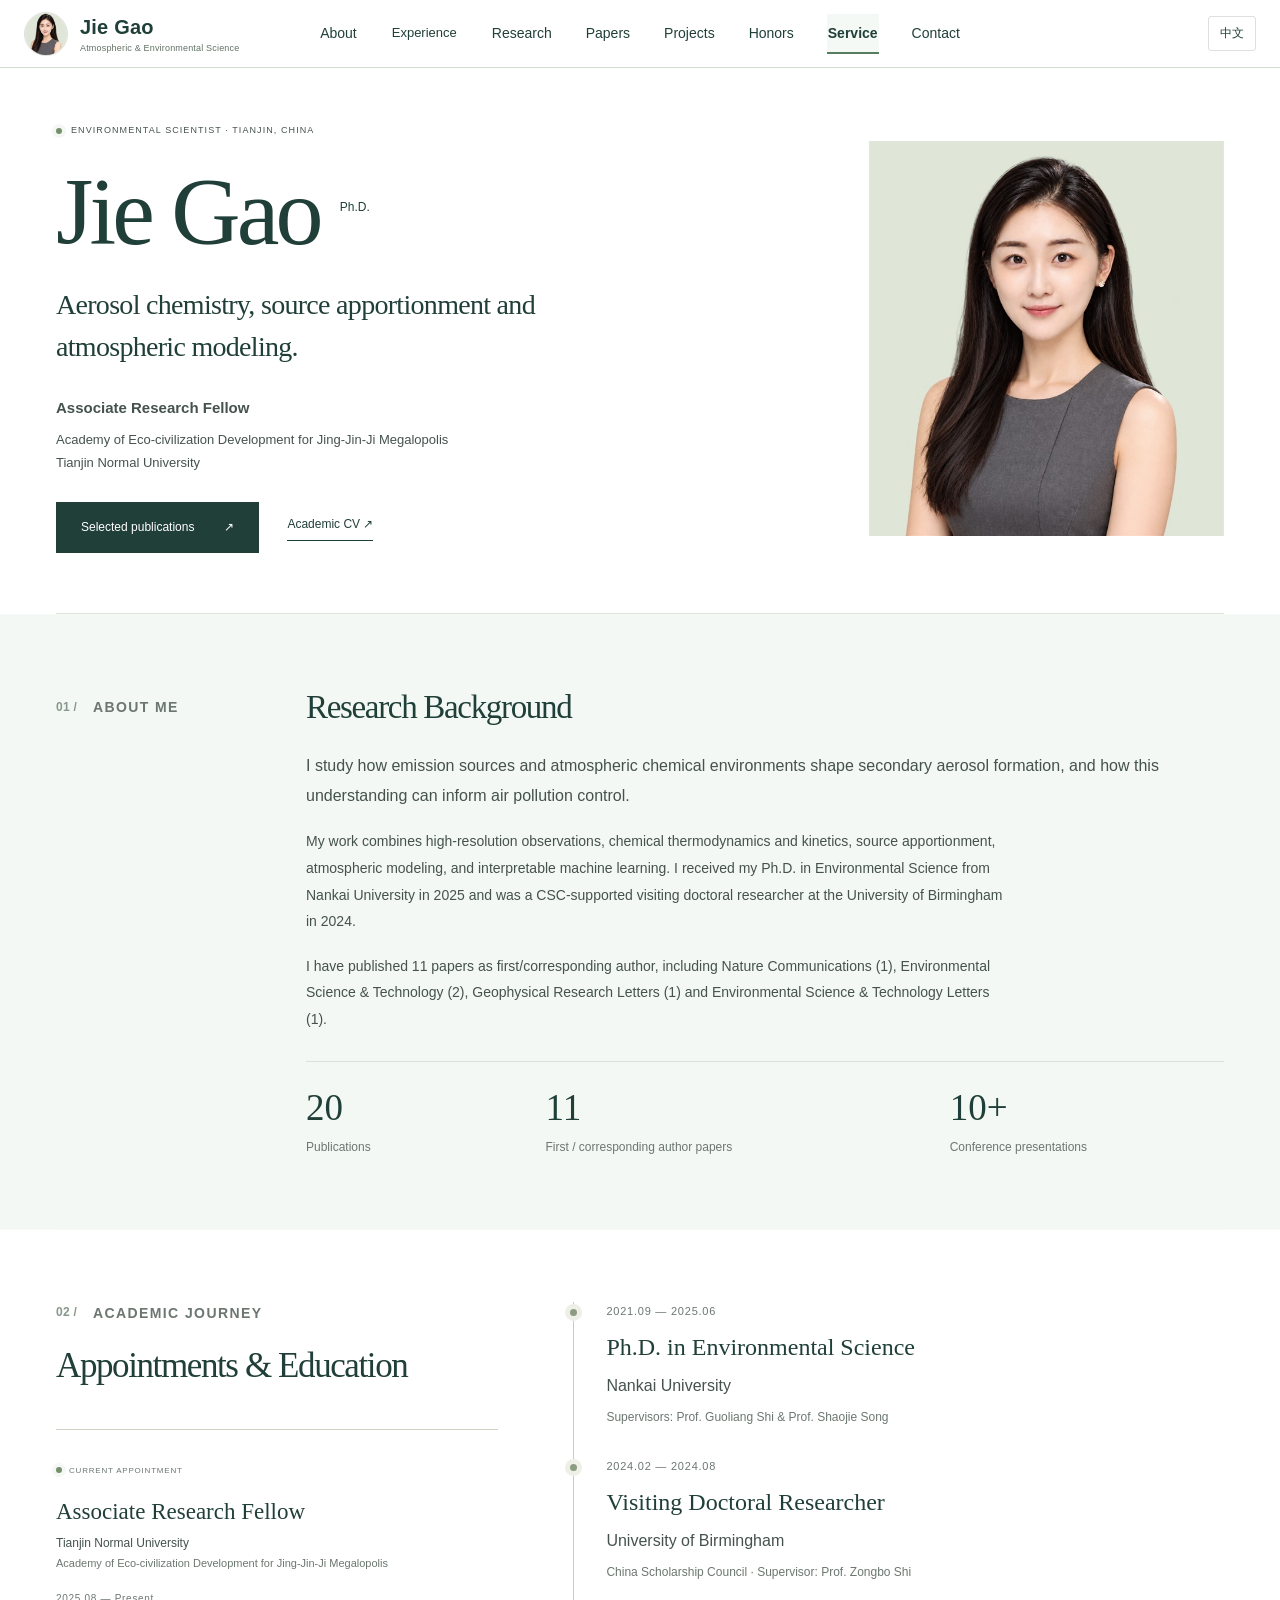
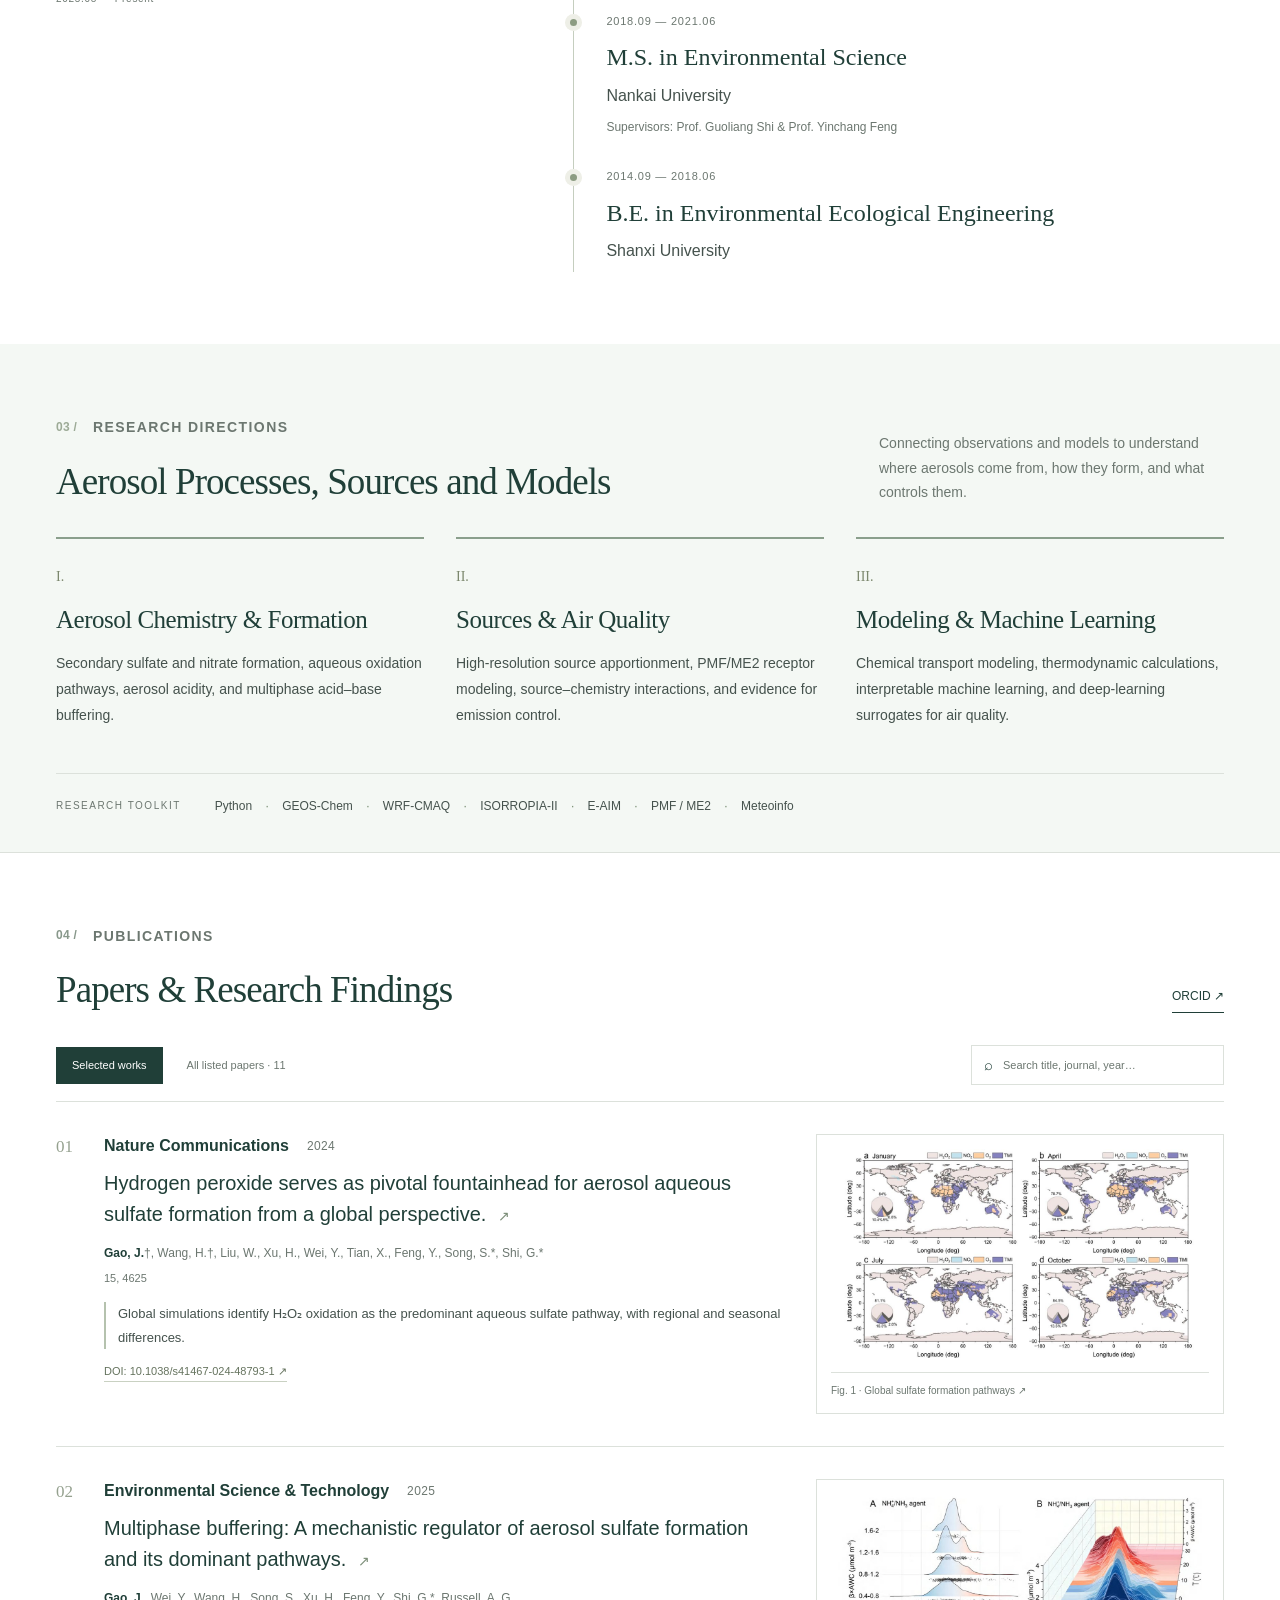
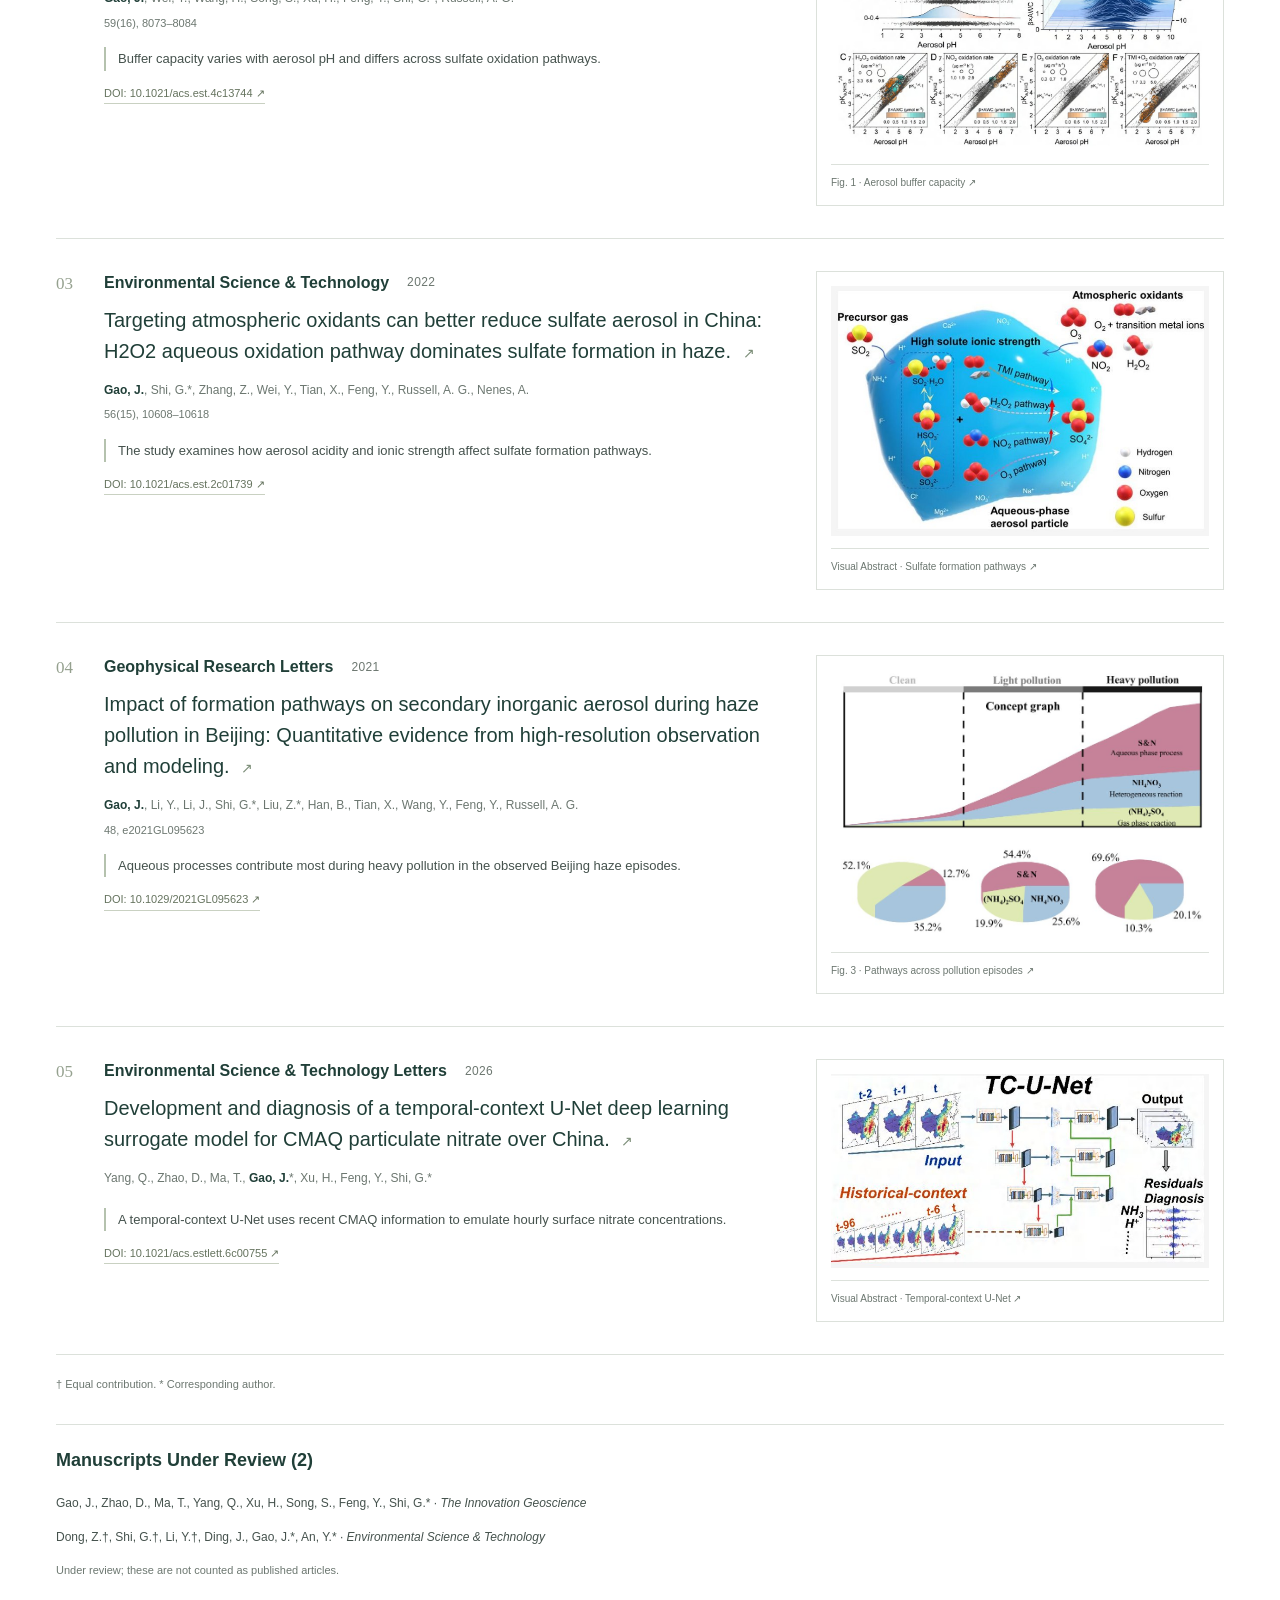
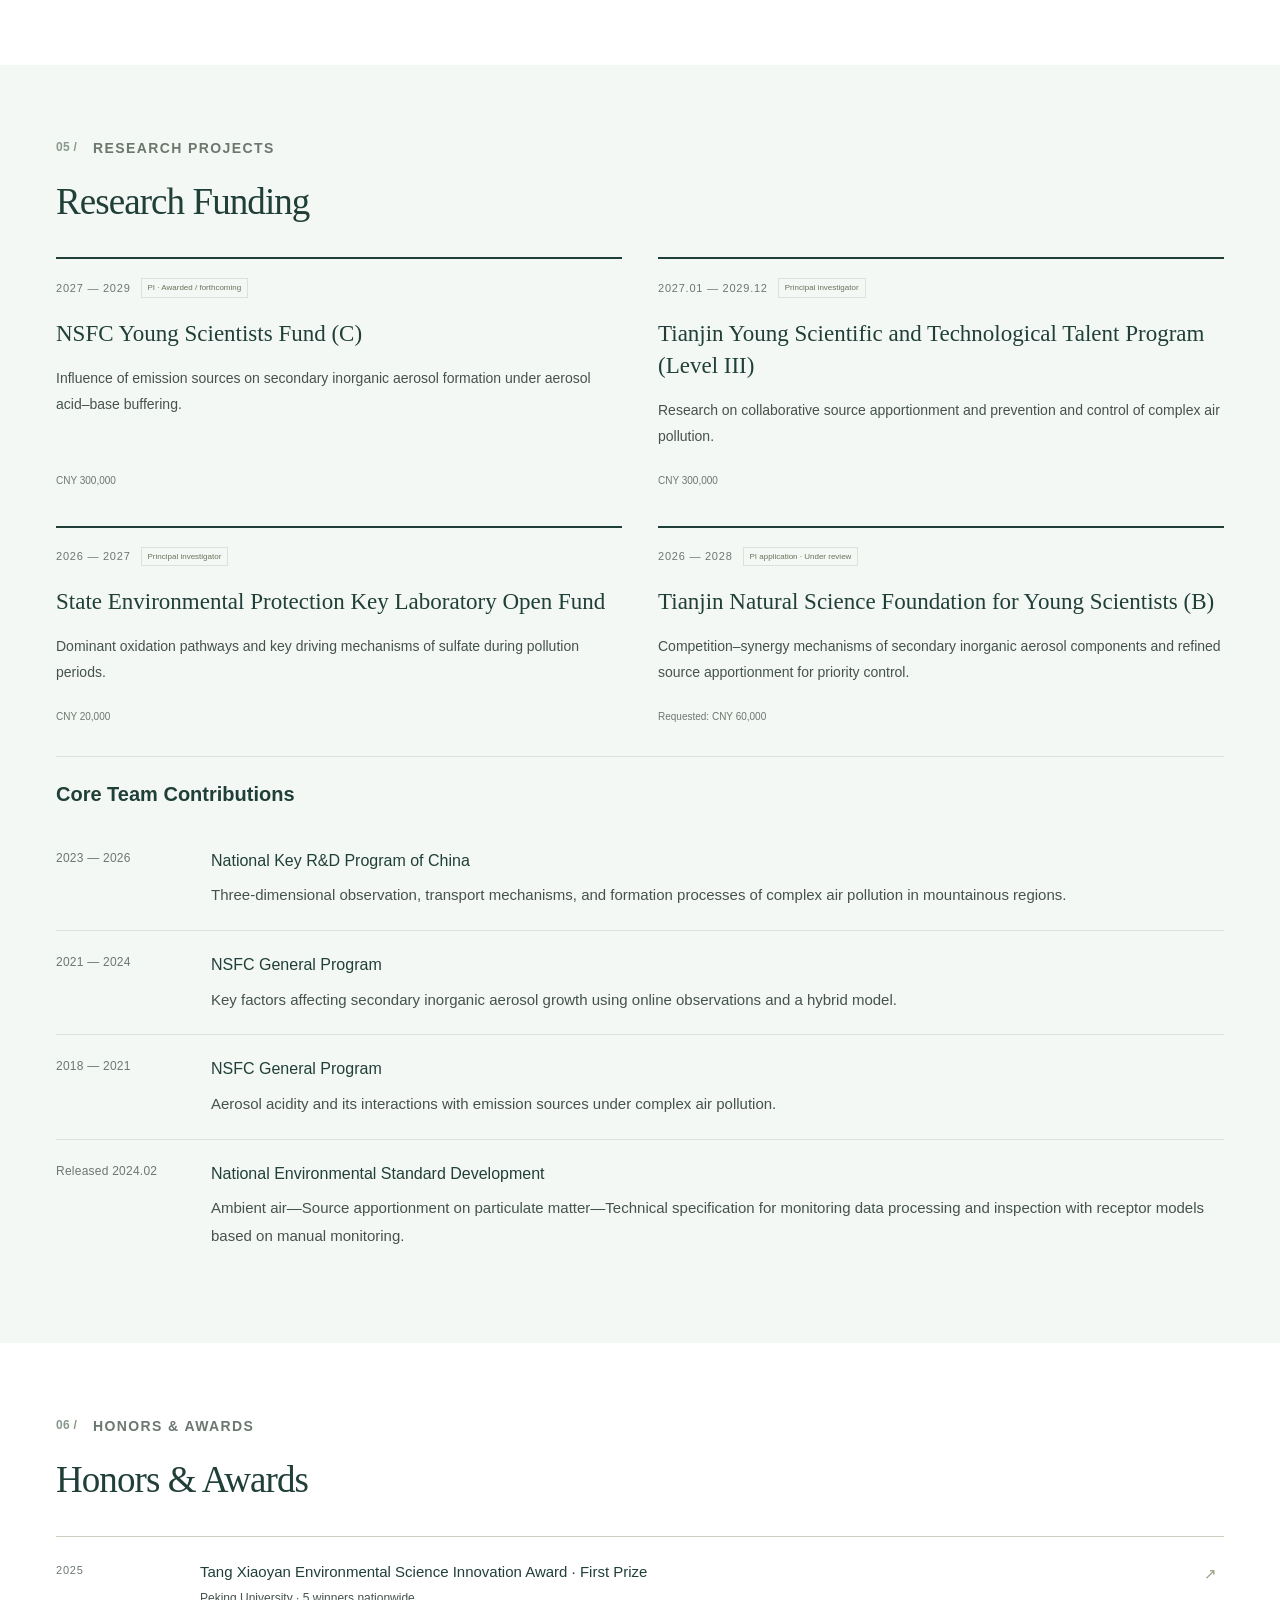
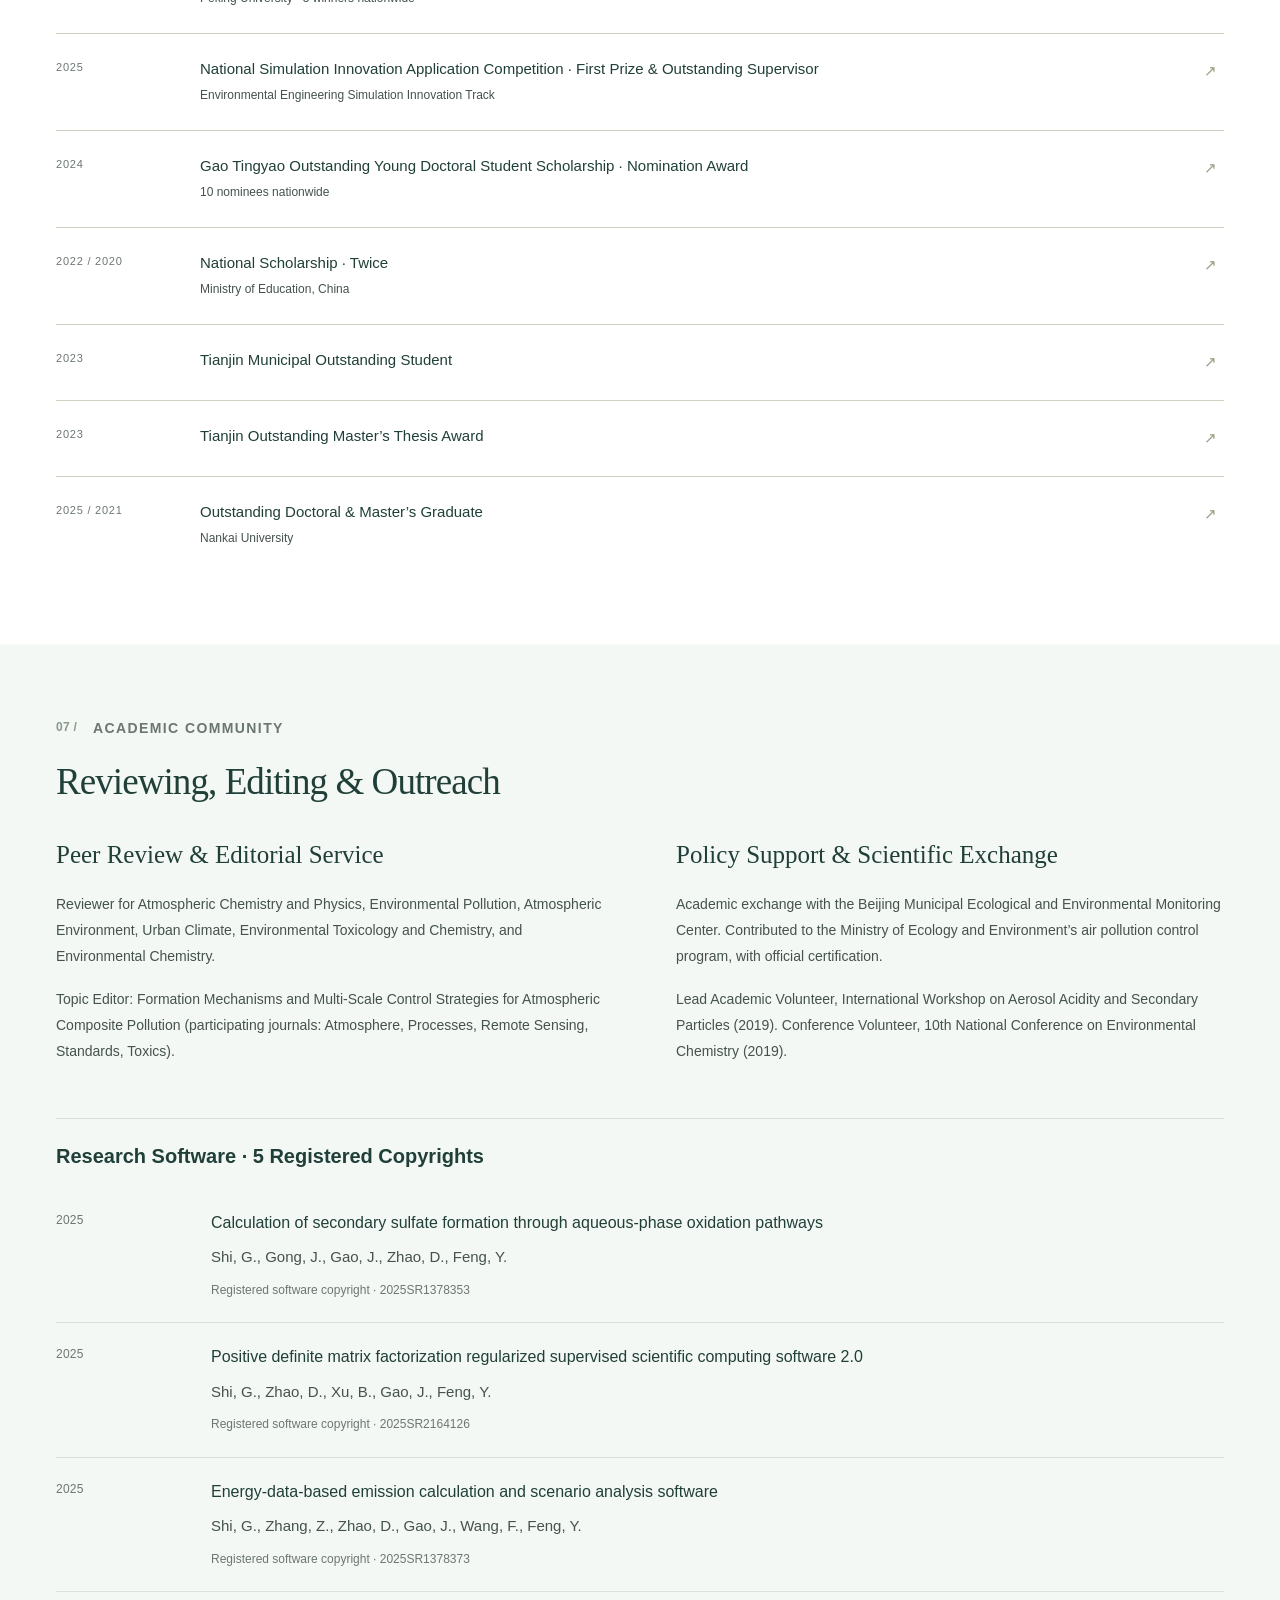
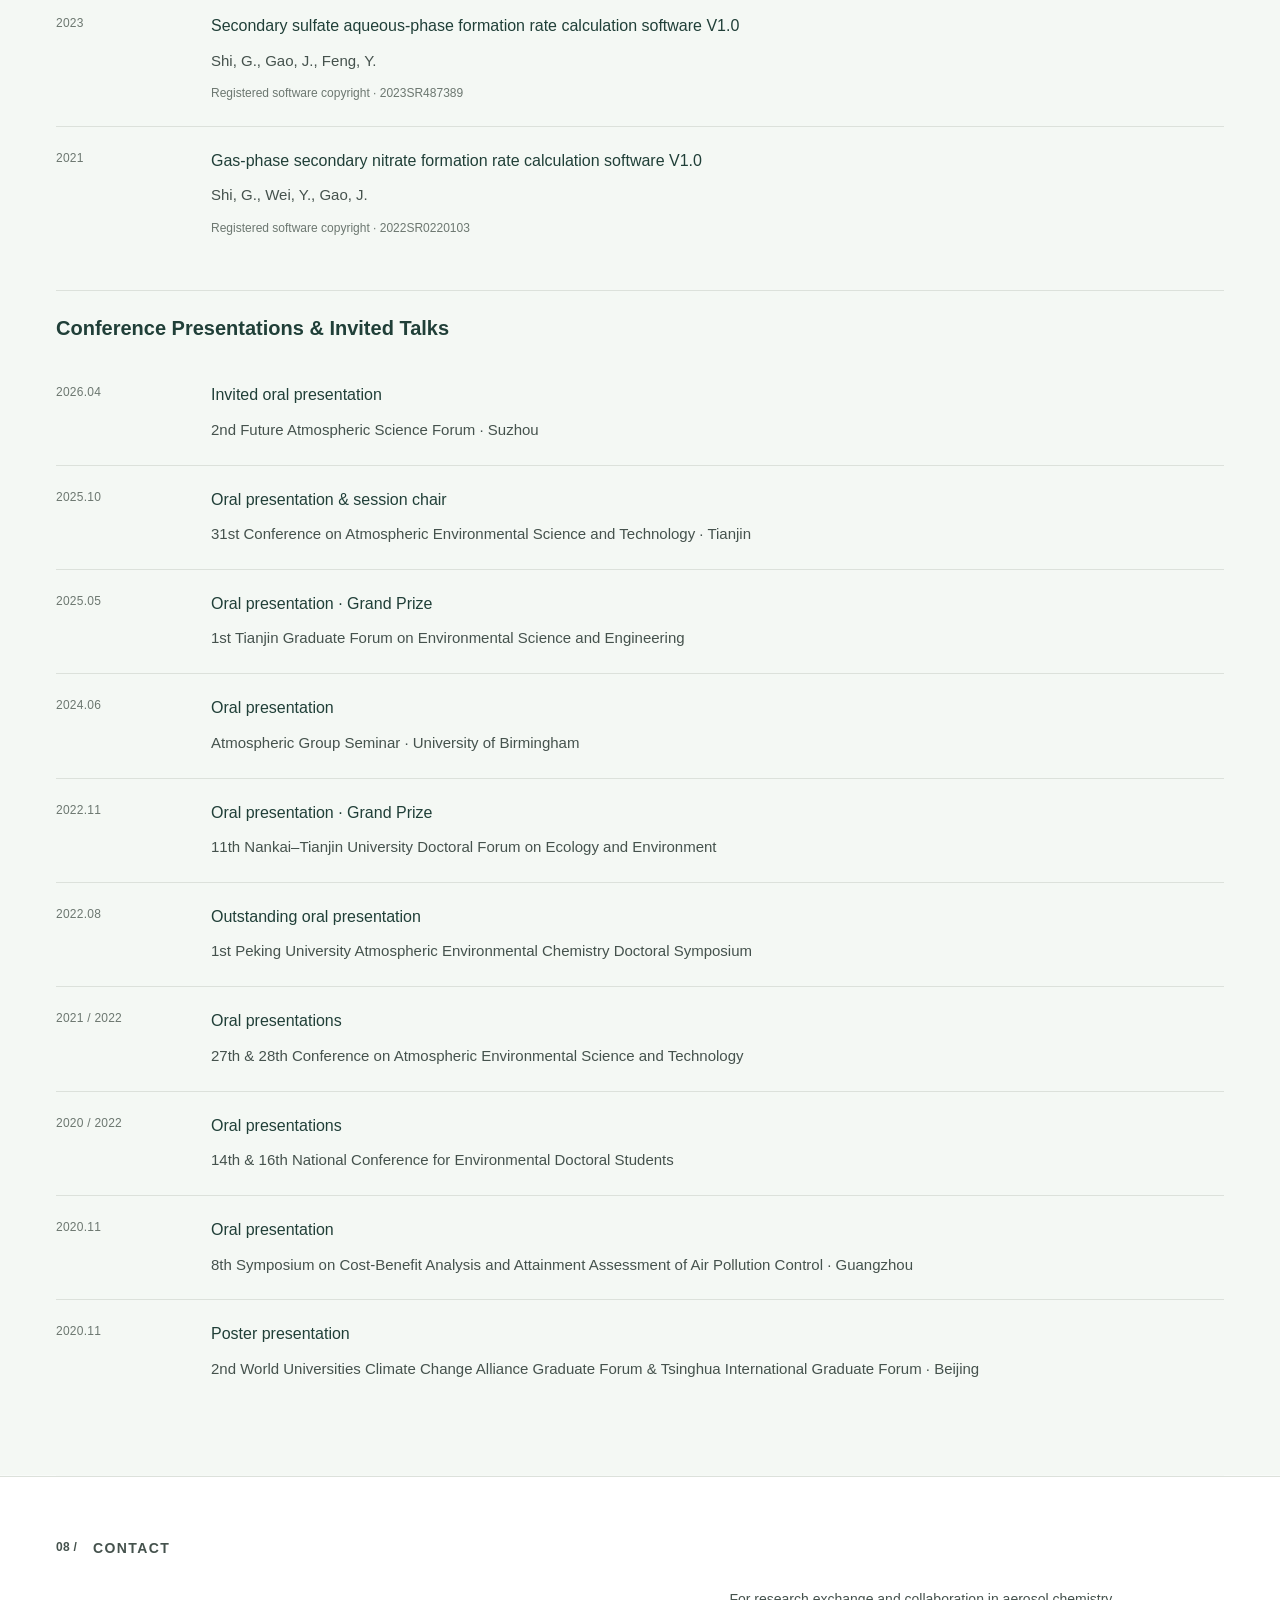
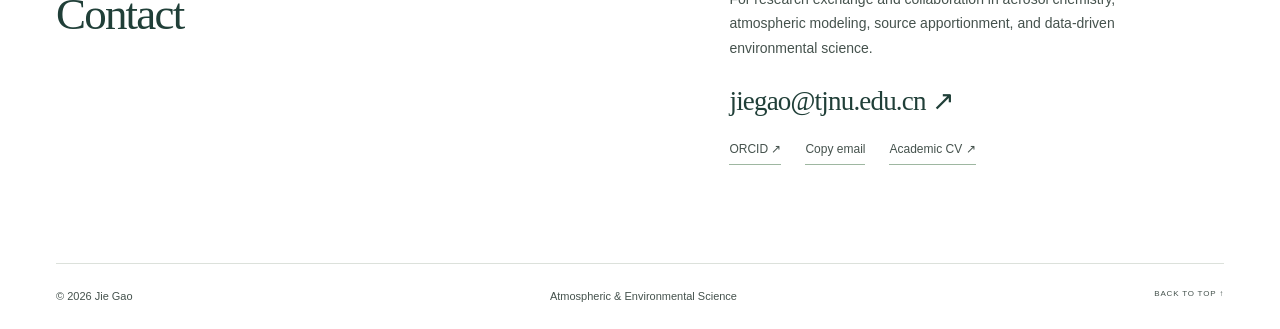
<file: index.html>
<!doctype html>
<html lang="en">
<head>
<meta charset="UTF-8"><meta name="viewport" content="width=device-width, initial-scale=1">
<title>Jie Gao | Atmospheric & Environmental Science</title>
<meta name="description" content="Jie Gao, Associate Research Fellow at Tianjin Normal University. Exploring aerosol chemistry, secondary particle formation, source apportionment, atmospheric modeling, and machine learning.">
<meta name="theme-color" content="#183e35"><meta property="og:title" content="Jie Gao | Atmospheric & Environmental Science"><meta property="og:description" content="From emissions to atmospheric chemistry. Research, publications, and academic profile."><meta property="og:type" content="profile"><meta property="og:url" content="https://jiegao-work.github.io/"><meta property="og:image" content="https://jiegao-work.github.io/docs/assets/jie-gao.jpg">
<link rel="canonical" href="https://jiegao-work.github.io/"><link rel="icon" href="docs/assets/favicon.svg" type="image/svg+xml"><link rel="stylesheet" href="docs/style.css?v=20261113g">
<script type="application/ld+json">{"@context":"https://schema.org","@type":"Person","name":"Jie Gao","alternateName":"高洁","url":"https://jiegao-work.github.io/","jobTitle":"Associate Research Fellow","affiliation":{"@type":"Organization","name":"Tianjin Normal University"},"sameAs":["https://orcid.org/0000-0002-3572-6966"],"email":"jiegao@tjnu.edu.cn","knowsAbout":["Aerosol chemistry","Source apportionment","Atmospheric modeling","Machine learning"]}</script>
</head>
<body>
<a class="skip" href="#main">Skip to content</a>
<header class="header"><a class="brand" href="#" aria-label="Jie Gao home"><img class="nav-portrait" src="docs/assets/jie-gao.jpg" width="44" height="44" alt="Portrait of Jie Gao"><span class="brand-copy"><span class="brand-name" data-en="Jie Gao" data-zh="高洁">Jie Gao</span><span class="brand-sub" data-en="Atmospheric &amp; Environmental Science" data-zh="大气与环境科学">Atmospheric &amp; Environmental Science</span></span></a><nav aria-label="Main navigation"><a href="#about" data-en="About" data-zh="关于">About</a><a href="#experience" data-en="Experience" data-zh="经历">Experience</a><a href="#research" data-en="Research" data-zh="研究">Research</a><a href="#publications" data-en="Papers" data-zh="论文">Papers</a><a href="#projects" data-en="Projects" data-zh="项目">Projects</a><a href="#recognition" data-en="Honors" data-zh="荣誉">Honors</a><a href="#community" data-en="Service" data-zh="服务">Service</a><a href="#contact" data-en="Contact" data-zh="联系">Contact</a></nav><div class="header-actions"><button id="language" aria-label="Switch to Chinese">中文</button></div></header>
<main id="main">
<section class="hero wrap" aria-labelledby="hero-title"><div class="hero-copy"><p class="eyebrow"><span class="status-dot"></span><span data-en="ENVIRONMENTAL SCIENTIST · TIANJIN, CHINA" data-zh="环境科学研究者 · 中国天津">ENVIRONMENTAL SCIENTIST · TIANJIN, CHINA</span></p><h1 id="hero-title"><span data-en="Jie Gao" data-zh="高洁">Jie Gao</span><span class="degree" data-en="Ph.D." data-zh="博士">Ph.D.</span></h1><p class="hero-statement" data-en="Aerosol chemistry, source apportionment and atmospheric modeling." data-zh="气溶胶化学、来源解析与大气模拟。">Aerosol chemistry, source apportionment and atmospheric modeling.</p><p class="hero-role" data-en="Associate Research Fellow" data-zh="副研究员">Associate Research Fellow</p><p class="hero-affiliation" data-en="Academy of Eco-civilization Development for Jing-Jin-Ji Megalopolis<br>Tianjin Normal University" data-zh="京津冀生态文明发展研究院<br>天津师范大学">Academy of Eco-civilization Development for Jing-Jin-Ji Megalopolis<br>Tianjin Normal University</p><div class="hero-links"><a class="button primary" href="#publications"><span data-en="Selected publications" data-zh="代表论文">Selected publications</span> <span>↗</span></a><a class="text-link" href="?view=cv" target="_blank" rel="noopener" data-en="Academic CV ↗" data-zh="学术简历 ↗">Academic CV ↗</a></div></div><figure class="portrait"><img src="docs/assets/jie-gao.jpg" alt="Portrait of Jie Gao" fetchpriority="high" width="1175" height="1313"></figure></section>
<section id="about" class="section wrap about"><div class="section-label"><span>01 /</span><span data-en="ABOUT ME" data-zh="关于我">ABOUT ME</span></div><div class="about-main"><h2 data-en="Research Background" data-zh="研究简介">Research Background</h2><p class="lead" data-en="I study how emission sources and atmospheric chemical environments shape secondary aerosol formation, and how this understanding can inform air pollution control." data-zh="我关注排放源与大气化学环境如何共同影响二次气溶胶生成，并探索如何将机制认识转化为空气污染防治的科学依据。">I study how emission sources and atmospheric chemical environments shape secondary aerosol formation, and how this understanding can inform air pollution control.</p><p data-en="My work combines high-resolution observations, chemical thermodynamics and kinetics, source apportionment, atmospheric modeling, and interpretable machine learning. I received my Ph.D. in Environmental Science from Nankai University in 2025 and was a CSC-supported visiting doctoral researcher at the University of Birmingham in 2024." data-zh="我的研究结合高时间分辨率观测、化学热力学与动力学、来源解析、大气化学模型及可解释机器学习。2025年获南开大学环境科学博士学位，2024年获国家留学基金委资助赴英国伯明翰大学联合培养。">My work combines high-resolution observations, chemical thermodynamics and kinetics, source apportionment, atmospheric modeling, and interpretable machine learning. I received my Ph.D. in Environmental Science from Nankai University in 2025 and was a CSC-supported visiting doctoral researcher at the University of Birmingham in 2024.</p><p class="publication-summary" style="margin-top:18px" data-en="I have published 11 papers as first/corresponding author, including Nature Communications (1), Environmental Science &amp; Technology (2), Geophysical Research Letters (1) and Environmental Science &amp; Technology Letters (1)." data-zh="我已以第一作者或通讯作者身份发表11篇论文，其中包括 Nature Communications（1篇）、Environmental Science &amp; Technology（2篇）、Geophysical Research Letters（1篇）和 Environmental Science &amp; Technology Letters（1篇）。">I have published 11 papers as first/corresponding author, including Nature Communications (1), Environmental Science &amp; Technology (2), Geophysical Research Letters (1) and Environmental Science &amp; Technology Letters (1).</p><div class="stats"><div><strong>20</strong><span data-en="Publications" data-zh="发表论文">Publications</span></div><div><strong>11</strong><span data-en="First / corresponding author papers" data-zh="第一 / 通讯作者论文">First / corresponding author papers</span></div><div><strong>10+</strong><span data-en="Conference presentations" data-zh="学术会议报告">Conference presentations</span></div></div></div></section>
<section id="experience" class="section experience-section"><div class="wrap experience-grid"><div><p class="section-label"><span>02 /</span><span data-en="ACADEMIC JOURNEY" data-zh="学术历程">ACADEMIC JOURNEY</span></p><h2 data-en="Appointments &amp; Education" data-zh="工作与教育经历">Appointments &amp; Education</h2><div class="current-role"><span class="status-dot"></span><span data-en="CURRENT APPOINTMENT" data-zh="现任职位">CURRENT APPOINTMENT</span><h3 data-en="Associate Research Fellow" data-zh="副研究员">Associate Research Fellow</h3><p data-en="Tianjin Normal University" data-zh="天津师范大学">Tianjin Normal University</p><p class="fine" data-en="Academy of Eco-civilization Development for Jing-Jin-Ji Megalopolis" data-zh="京津冀生态文明发展研究院">Academy of Eco-civilization Development for Jing-Jin-Ji Megalopolis</p><p class="mono">2025.08 — <span data-en="Present" data-zh="至今">Present</span></p></div></div><div id="education-list" class="timeline"></div></div></section>
<section id="research" class="research-section"><div class="wrap"><div class="section-heading"><div><p class="section-label"><span>03 /</span><span data-en="RESEARCH DIRECTIONS" data-zh="研究方向">RESEARCH DIRECTIONS</span></p><h2 data-en="Aerosol Processes, Sources and Models" data-zh="气溶胶过程、来源与模拟">Aerosol Processes, Sources and Models</h2></div><p data-en="Connecting observations and models to understand where aerosols come from, how they form, and what controls them." data-zh="以观测连接模型，理解气溶胶从何而来、如何生成，以及哪些因素决定其演化。">Connecting observations and models to understand where aerosols come from, how they form, and what controls them.</p></div><div class="research-grid"><article><span class="small-number">I.</span><h3 data-en="Aerosol Chemistry & Formation" data-zh="气溶胶化学与生成机制">Aerosol Chemistry & Formation</h3><p data-en="Secondary sulfate and nitrate formation, aqueous oxidation pathways, aerosol acidity, and multiphase acid–base buffering." data-zh="研究二次硫酸盐与硝酸盐生成、液相氧化途径、气溶胶酸度及多相酸碱缓冲机制。">Secondary sulfate and nitrate formation, aqueous oxidation pathways, aerosol acidity, and multiphase acid–base buffering.</p></article><article><span class="small-number">II.</span><h3 data-en="Sources & Air Quality" data-zh="排放来源与空气质量">Sources & Air Quality</h3><p data-en="High-resolution source apportionment, PMF/ME2 receptor modeling, source–chemistry interactions, and evidence for emission control." data-zh="结合高时间分辨率来源解析与PMF/ME2受体模型，揭示排放源与化学过程的相互作用，支撑污染控制。">High-resolution source apportionment, PMF/ME2 receptor modeling, source–chemistry interactions, and evidence for emission control.</p></article><article><span class="small-number">III.</span><h3 data-en="Modeling & Machine Learning" data-zh="大气模拟与机器学习">Modeling & Machine Learning</h3><p data-en="Chemical transport modeling, thermodynamic calculations, interpretable machine learning, and deep-learning surrogates for air quality." data-zh="使用化学传输模型、热力学计算、可解释机器学习与深度学习替代模型研究空气质量。">Chemical transport modeling, thermodynamic calculations, interpretable machine learning, and deep-learning surrogates for air quality.</p></article></div><div class="toolbox"><span data-en="RESEARCH TOOLKIT" data-zh="研究工具">RESEARCH TOOLKIT</span><p>Python <i>·</i> GEOS-Chem <i>·</i> WRF-CMAQ <i>·</i> ISORROPIA-II <i>·</i> E-AIM <i>·</i> PMF / ME2 <i>·</i> Meteoinfo</p></div></div></section>
<section id="publications" class="section wrap"><div class="section-heading"><div><p class="section-label"><span>04 /</span><span data-en="PUBLICATIONS" data-zh="学术论文">PUBLICATIONS</span></p><h2 data-en="Papers &amp; Research Findings" data-zh="论文与研究发现">Papers &amp; Research Findings</h2></div><a class="text-link" href="https://orcid.org/0000-0002-3572-6966" target="_blank" rel="noopener">ORCID ↗</a></div><div class="publication-controls"><div class="tabs" role="group" aria-label="Publication selection"><button class="active" data-filter="selected" aria-pressed="true" data-en="Selected works" data-zh="代表作">Selected works</button><button data-filter="all" aria-pressed="false" data-en="All listed papers · 11" data-zh="全部所列论文 · 11">All listed papers · 11</button></div><label class="search"><span aria-hidden="true">⌕</span><input id="search" type="search" placeholder="Search title, journal, year…" aria-label="Search publications"></label></div><div id="publication-list" aria-live="polite"></div><p class="fine publication-note" data-en="† Equal contribution. * Corresponding author." data-zh="† 共同贡献；* 通讯作者。">† Equal contribution. * Corresponding author.</p><div class="expanded-group under-review"><h3 class="group-heading" data-en="Manuscripts Under Review (2)" data-zh="审稿中论文（2篇）">Manuscripts Under Review (2)</h3><p>Gao, J., Zhao, D., Ma, T., Yang, Q., Xu, H., Song, S., Feng, Y., Shi, G.* · <em>The Innovation Geoscience</em></p><p>Dong, Z.†, Shi, G.†, Li, Y.†, Ding, J., Gao, J.*, An, Y.* · <em>Environmental Science & Technology</em></p><p class="fine" data-en="Under review; these are not counted as published articles." data-zh="以上为在审稿件，不计入已发表论文。">Under review; these are not counted as published articles.</p></div></section>
<section id="projects" class="section wrap"><div class="section-heading"><div><p class="section-label"><span>05 /</span><span data-en="RESEARCH PROJECTS" data-zh="科研项目">RESEARCH PROJECTS</span></p><h2 data-en="Research Funding" data-zh="科研资助">Research Funding</h2></div></div><div id="grants" class="grants"></div><div class="expanded-group team-projects"><h3 class="group-heading" data-en="Core Team Contributions" data-zh="骨干参与项目">Core Team Contributions</h3><div id="team-project-list"></div></div></section>
<section id="recognition" class="section award-section"><div class="wrap"><div class="section-heading"><div><p class="section-label"><span>06 /</span><span data-en="HONORS & AWARDS" data-zh="荣誉奖励">HONORS & AWARDS</span></p><h2 data-en="Honors &amp; Awards" data-zh="荣誉与奖励">Honors &amp; Awards</h2></div><span class="award-symbol" aria-hidden="true">✳</span></div><div id="awards"></div></div></section>
<section id="community" class="section wrap"><div class="section-heading"><div><p class="section-label"><span>07 /</span><span data-en="ACADEMIC COMMUNITY" data-zh="学术服务">ACADEMIC COMMUNITY</span></p><h2 data-en="Reviewing, Editing &amp; Outreach" data-zh="审稿、编辑与学术交流">Reviewing, Editing &amp; Outreach</h2></div></div><div class="service-grid"><article><h3 data-en="Peer Review & Editorial Service" data-zh="审稿与编辑服务">Peer Review & Editorial Service</h3><p data-en="Reviewer for Atmospheric Chemistry and Physics, Environmental Pollution, Atmospheric Environment, Urban Climate, Environmental Toxicology and Chemistry, and Environmental Chemistry." data-zh="担任 Atmospheric Chemistry and Physics、Environmental Pollution、Atmospheric Environment、Urban Climate、Environmental Toxicology and Chemistry、Environmental Chemistry 等期刊审稿人。">Reviewer for Atmospheric Chemistry and Physics, Environmental Pollution, Atmospheric Environment, Urban Climate, Environmental Toxicology and Chemistry, and Environmental Chemistry.</p><p data-en="Topic Editor: Formation Mechanisms and Multi-Scale Control Strategies for Atmospheric Composite Pollution (participating journals: Atmosphere, Processes, Remote Sensing, Standards, Toxics)." data-zh="专题编辑：Formation Mechanisms and Multi-Scale Control Strategies for Atmospheric Composite Pollution，参与期刊包括 Atmosphere、Processes、Remote Sensing、Standards、Toxics。">Topic Editor: Formation Mechanisms and Multi-Scale Control Strategies for Atmospheric Composite Pollution (participating journals: Atmosphere, Processes, Remote Sensing, Standards, Toxics).</p></article><article><h3 data-en="Policy Support & Scientific Exchange" data-zh="政策支持与学术交流">Policy Support & Scientific Exchange</h3><p data-en="Academic exchange with the Beijing Municipal Ecological and Environmental Monitoring Center. Contributed to the Ministry of Ecology and Environment’s air pollution control program, with official certification." data-zh="与北京市生态环境监测中心开展学术交流；参与生态环境部大气污染防治相关工作并获得官方证明。">Academic exchange with the Beijing Municipal Ecological and Environmental Monitoring Center. Contributed to the Ministry of Ecology and Environment’s air pollution control program, with official certification.</p><p data-en="Lead Academic Volunteer, International Workshop on Aerosol Acidity and Secondary Particles (2019). Conference Volunteer, 10th National Conference on Environmental Chemistry (2019)." data-zh="2019年担任气溶胶酸度与二次颗粒物国际研讨会学术志愿者负责人，并参与第十届全国环境化学大会志愿服务。">Lead Academic Volunteer, International Workshop on Aerosol Acidity and Secondary Particles (2019). Conference Volunteer, 10th National Conference on Environmental Chemistry (2019).</p></article></div><div class="expanded-group more-content"><h3 class="group-heading" data-en="Research Software · 5 Registered Copyrights" data-zh="科研软件 · 5项软件著作权">Research Software · 5 Registered Copyrights</h3><div id="software"></div></div><div class="expanded-group more-content"><h3 class="group-heading" data-en="Conference Presentations & Invited Talks" data-zh="会议报告与受邀报告">Conference Presentations & Invited Talks</h3><div id="talks"></div></div></section>
<section id="contact" class="contact-section"><div class="wrap"><p class="section-label"><span>08 /</span><span data-en="CONTACT" data-zh="联系我">CONTACT</span></p><div class="contact-grid"><h2 data-en="Contact" data-zh="联系方式">Contact</h2><div><p data-en="For research exchange and collaboration in aerosol chemistry, atmospheric modeling, source apportionment, and data-driven environmental science." data-zh="欢迎围绕气溶胶化学、大气模拟、来源解析与数据驱动的环境科学开展学术交流与合作。">For research exchange and collaboration in aerosol chemistry, atmospheric modeling, source apportionment, and data-driven environmental science.</p><a class="email" href="mailto:jiegao@tjnu.edu.cn">jiegao@tjnu.edu.cn ↗</a><div class="contact-links"><a href="https://orcid.org/0000-0002-3572-6966" target="_blank" rel="noopener">ORCID ↗</a><button id="copy-email" data-en="Copy email" data-zh="复制邮箱">Copy email</button><a href="?view=cv" target="_blank" rel="noopener" data-en="Academic CV ↗" data-zh="学术简历 ↗">Academic CV ↗</a></div><p id="copy-status" role="status"></p></div></div><footer><span data-en="© 2026 Jie Gao" data-zh="© 2026 高洁">© 2026 Jie Gao</span><span data-en="Atmospheric & Environmental Science" data-zh="大气与环境科学">Atmospheric & Environmental Science</span><a href="#" data-en="BACK TO TOP ↑" data-zh="回到顶部 ↑">BACK TO TOP ↑</a></footer></div></section>
</main><div class="cv-toolbar"><span data-en="Jie Gao · Academic CV" data-zh="高洁 · 学术简历">Jie Gao · Academic CV</span><button id="print-cv">Print / Save PDF</button><a href="./">← Homepage</a></div>
<noscript><p style="padding:24px">Enable JavaScript to view the full publication list and academic record. Contact: jiegao@tjnu.edu.cn.</p></noscript><script src="docs/profile.js?v=20261113g"></script><script src="docs/app.js?v=20261113g"></script>
</body></html>
</file>
<file: docs/style.css>
@charset "UTF-8";
:root{--paper:#f7f6f0;--ink:#183e35;--text:#44534c;--muted:#6c7770;--line:#d9ded4;--sage:#e5e9df;--accent:#c2ab7d;--serif:Georgia,'Times New Roman','Noto Serif SC','Songti SC',serif;--sans:'Segoe UI','PingFang SC','Microsoft YaHei',sans-serif}
*{box-sizing:border-box}html{scroll-behavior:smooth;scroll-padding-top:100px}body{margin:0;background:var(--paper);color:var(--ink);font:15px/1.75 var(--sans);-webkit-font-smoothing:antialiased}button,input{font:inherit}a{color:inherit;text-decoration:none}button,a,input,summary{-webkit-tap-highlight-color:transparent}button{color:inherit;cursor:pointer}button:focus-visible,a:focus-visible,summary:focus-visible,input:focus-visible{outline:2px solid #a47734;outline-offset:5px}::selection{background:#d4dfca}h1,h2,h3,h4,p,figure{margin:0}h1,h2{font-family:var(--serif);font-weight:400;line-height:1.16;letter-spacing:-.04em}h2{font-size:clamp(32px,3.7vw,49px)}h3{font-weight:500;line-height:1.4}p{color:var(--text)}.wrap{width:min(1192px,calc(100% - 112px));margin:auto}.section{padding-top:100px;padding-bottom:100px}.section-label{font-size:10px;font-weight:600;letter-spacing:.15em;display:flex;gap:16px;color:var(--muted);align-items:center;line-height:1.6}.section-label>span:first-child{color:#88988b}.section-heading{display:flex;justify-content:space-between;align-items:flex-end;gap:32px;margin-bottom:44px}.section-heading h2{margin-top:20px}.section-heading>p{max-width:345px;font-size:14px}.fine{font-size:11px!important;color:var(--muted)!important;line-height:1.7}.mono{font-family:var(--sans);font-size:11px;letter-spacing:.07em;color:var(--muted)}.text-link{font-size:12px;border-bottom:1px solid var(--ink);padding-bottom:5px;white-space:nowrap}.text-link:hover{color:#7d6844}.button{display:inline-flex;align-items:center;justify-content:space-between;gap:30px;padding:14px 24px;font-size:12px}.primary{background:var(--ink);color:var(--paper);border:1px solid var(--ink);transition:background .2s,transform .2s}.primary:hover{background:#31574a;transform:translateY(-2px)}.skip{position:fixed;left:10px;top:-80px;background:var(--ink);color:white;z-index:100;padding:12px}.skip:focus{top:8px}.header{height:91px;padding:0 56px;display:flex;align-items:center;justify-content:space-between;border-bottom:1px solid var(--line);gap:30px;background:var(--paper);position:relative;z-index:20}.brand{display:flex;align-items:center;gap:15px;font-family:var(--serif);font-size:33px;letter-spacing:-2px;line-height:1}.brand>span{font-family:var(--sans);font-size:10px;letter-spacing:2px;font-weight:600;border-left:1px solid var(--line);padding-left:16px;line-height:1.8}.brand-sub{display:block;font-size:7px;letter-spacing:1px;font-weight:400;color:var(--muted)}nav{display:flex;gap:30px;font-size:11px}nav a{padding:8px 0;transition:color .2s}nav a:hover{color:#9b7546}.header-actions{display:flex;gap:14px;align-items:center}.header-actions button{background:none;border:1px solid var(--line);font-size:11px;padding:6px 11px}#menu{display:none}.hero{display:grid;grid-template-columns:1.25fr 1fr;gap:34px 72px;padding-top:68px;align-items:center}.eyebrow{font-size:9px;letter-spacing:.12em;display:flex;align-items:center;gap:9px}.status-dot{height:6px;width:6px;display:inline-block;background:#75916c;border-radius:50%;flex-shrink:0;box-shadow:0 0 0 4px #75916c12}.hero h1{font-size:clamp(76px,8.8vw,122px);line-height:1.1;margin:24px 0 22px;white-space:nowrap}.degree{font:12px var(--sans);letter-spacing:0;margin-left:20px;vertical-align:super}.hero-statement{font:clamp(24px,2.75vw,36px)/1.35 var(--serif);max-width:490px;color:var(--ink);letter-spacing:-.025em}.hero-role{margin-top:29px;font-size:12px;font-weight:600}.hero-affiliation{font-size:11px;max-width:370px;margin-top:6px;line-height:1.8}.hero-links{display:flex;align-items:center;gap:28px;margin-top:27px}.portrait{height:500px;background:#dfe6d7;position:relative;overflow:hidden;isolation:isolate}.portrait::before{content:'';position:absolute;width:360px;height:360px;border:1px solid #ffffff70;border-radius:50%;top:75px;left:calc(50% - 180px);z-index:-1}.portrait::after{content:'';position:absolute;width:440px;height:440px;border:1px solid #ffffff50;border-radius:50%;top:35px;left:calc(50% - 220px);z-index:-1}.portrait-grid{position:absolute;inset:0;background-image:linear-gradient(#183e3506 1px,transparent 1px),linear-gradient(90deg,#183e3506 1px,transparent 1px);background-size:44px 44px;z-index:-2}.portrait-label{position:absolute;left:22px;top:18px;font-size:8px;letter-spacing:.15em;color:#5d715d}.portrait img{width:100%;height:calc(100% - 38px);position:absolute;bottom:0;object-fit:contain;object-position:bottom;filter:saturate(.8);padding:0 6px}.portrait figcaption{position:absolute;bottom:0;left:0;right:0;background:#183e35e8;color:var(--paper);display:flex;justify-content:space-between;padding:15px 20px;font-size:10px;gap:16px}.hero-bottom{grid-column:1/-1;border-bottom:1px solid var(--line);padding:21px 0;display:flex;justify-content:space-between;font-size:8px;letter-spacing:.12em;color:var(--muted)}.about{display:grid;grid-template-columns:1fr 2.45fr;gap:60px}.about>.section-label{align-self:start;padding-top:10px}.about h2{font-size:35px;line-height:1.3;max-width:700px;margin-bottom:26px}.about .lead{font-size:17px;line-height:1.8;margin-bottom:18px}.about-main>p:not(.lead):not(.fine){font-size:13px;line-height:1.9;max-width:700px}.stats{display:grid;grid-template-columns:.8fr 1.4fr 1fr;border-top:1px solid var(--line);margin-top:36px;padding-top:22px;gap:20px}.stats strong{font:46px/1.3 var(--serif);display:block}.stats span{font-size:10px;color:var(--muted);display:block;margin-top:5px}.about .fine{margin-top:19px;font-size:9px!important}.research-section{background:var(--ink);color:var(--paper);padding:86px 0 40px}.research-section .section-label{color:#c5cfc0}.research-section .section-label>span:first-child{color:#9caa96}.research-section .section-heading>p{color:#bbc9bb}.research-grid{display:grid;grid-template-columns:repeat(3,1fr);gap:38px}.research-grid article{border-top:1px solid #ffffff35;padding:24px 0}.research-grid h3{font:23px/1.35 var(--serif);letter-spacing:-.02em;margin-top:12px;margin-bottom:14px}.research-grid p{color:#c3cfc2;font-size:12px;line-height:1.9}.small-number{font:12px var(--serif);color:#c0b18a}.research-visual{height:125px;position:relative;margin-bottom:17px;color:#b7c8a9;display:flex;align-items:center;justify-content:center;gap:13px;padding-bottom:27px}.research-visual i{position:absolute;bottom:4px;left:0;right:0;text-align:center;font:7px var(--sans);letter-spacing:.2em;color:#92a78e}.visual-chem span{font:20px var(--serif)}.visual-chem b{font-size:17px;font-weight:400;color:#829c7a}.visual-source{gap:6px}.visual-source span{display:block;width:36px;background:#9fb28b;transform:skew(-12deg);opacity:.4;height:40px}.visual-source span:nth-child(2){height:65px;opacity:.6}.visual-source span:nth-child(3){height:86px;opacity:.9}.visual-source span:nth-child(4){height:54px;opacity:.7}.visual-model svg{width:90%;height:95px}.toolbox{border-top:1px solid #ffffff26;padding-top:27px;display:flex;align-items:center;gap:34px;margin-top:20px}.toolbox>span{font-size:8px;letter-spacing:.15em;color:#abbca1;white-space:nowrap}.toolbox p{font-size:11px;color:#d0d9c8}.toolbox i{font-style:normal;margin:0 10px;color:#768c70}.publication-controls{display:flex;align-items:center;justify-content:space-between;border-bottom:1px solid var(--line);gap:20px;padding-bottom:16px}.tabs{display:flex;gap:8px;flex-wrap:wrap}.tabs button{padding:8px 15px;border:1px solid transparent;background:none;font-size:11px;color:var(--muted)}.tabs button.active{background:var(--ink);color:var(--paper)}.search{border:1px solid var(--line);padding:6px 12px;display:flex;gap:8px;align-items:center}.search input{background:none;border:none;outline-offset:1px;color:var(--ink);width:210px;font-size:11px;padding:2px}.search input::placeholder{color:var(--muted)}.publication{display:grid;grid-template-columns:52px 1fr;gap:10px;padding:31px 0;border-bottom:1px solid var(--line)}.pub-index{font:17px var(--serif);color:#95a18f;padding-top:3px}.pub-meta{display:flex;align-items:center;gap:18px;font-size:9px;font-weight:600;letter-spacing:.04em;margin-bottom:10px}.pub-meta>span:nth-child(2){font-weight:400;color:var(--muted)}.pub-star{color:#af9360;font-size:14px;line-height:1}.publication h3{font:23px/1.4 var(--serif);letter-spacing:-.015em;max-width:980px}.publication h3 a:hover{color:#7a6b45}.pub-arrow{font:14px var(--sans);white-space:nowrap;display:inline-block;margin-left:6px;color:#7c8e78}.authors{font-size:10px;line-height:1.8;margin-top:13px;color:var(--muted)}.authors strong{color:var(--ink);font-weight:600}.pub-detail{font-size:9px;margin-top:4px;color:var(--muted);display:flex;gap:20px;flex-wrap:wrap}.pub-detail span{color:#7a6d4f}.doi{font-size:9px;color:#65735e;display:inline-block;margin-top:8px;border-bottom:1px solid #c9d1c2;overflow-wrap:anywhere}.publication-note{margin:20px 0;font-size:9px!important}.empty{padding:40px 0;text-align:center}details{border-bottom:1px solid var(--line)}summary{cursor:pointer;list-style:none;display:flex;align-items:center;justify-content:space-between;gap:20px;padding:20px 0;font-size:12px;font-weight:500}summary::-webkit-details-marker{display:none}summary::after{content:'+';font-size:22px;font-weight:300;line-height:1}details[open]>summary::after{content:'−'}.under-review{border-top:1px solid var(--line);margin-top:22px}.under-review p{font-size:11px;margin:0 0 14px}.experience-section{background:#eeefe7}.experience-grid{display:grid;grid-template-columns:1fr 1.3fr;gap:100px}.experience-grid h2{margin-top:22px}.current-role{margin-top:42px;padding:25px 0;border-top:1px solid #cdd4c6}.current-role>.status-dot{margin-right:7px}.current-role>span:nth-child(2){font-size:8px;letter-spacing:.1em;color:var(--muted)}.current-role h3{margin:18px 0 8px;font:23px var(--serif)}.current-role p{font-size:12px}.current-role .mono{margin-top:17px;font-size:10px}.timeline{border-left:1px solid #c5cebf;padding-left:32px}.timeline article{position:relative;padding:0 0 30px}.timeline article:last-child{padding-bottom:0}.timeline article::before{content:'';width:7px;height:7px;background:#8c9c82;border-radius:50%;position:absolute;left:-36px;top:7px;box-shadow:0 0 0 5px #eeefe7}.timeline h3{font:23px/1.4 var(--serif);margin:10px 0 7px}.institution{font-size:12px;font-weight:500}.timeline .fine{margin-top:7px;font-size:10px!important}.grants{display:grid;grid-template-columns:repeat(3,1fr);gap:30px}.grant{border-top:2px solid var(--ink);padding-top:19px;display:flex;flex-direction:column;align-items:flex-start}.grant>div{display:flex;flex-wrap:wrap;gap:10px;align-items:center;margin-bottom:20px}.grant-role{font-size:8px;border:1px solid var(--line);padding:2px 6px;color:#6b725c;line-height:1.7}.grant h3{font:23px/1.4 var(--serif);margin-bottom:16px}.grant p{font-size:12px;line-height:1.8;margin-bottom:22px}.amount{font-size:10px;color:var(--muted);margin-top:auto}.team-projects{margin-top:36px;border-top:1px solid var(--line)}.detail-row{display:grid;grid-template-columns:130px 1fr;gap:25px;padding:21px 0;border-top:1px solid var(--line)}.detail-row h4{font-size:13px;font-weight:500;margin-bottom:8px}.detail-row p{font-size:11px;line-height:1.9}.detail-row .fine{margin-top:8px}.award-section{background:#e9e7dc}.award-symbol{font:85px/1 var(--serif);color:#aea17a}.award{display:grid;grid-template-columns:120px 1fr 20px;gap:24px;padding:24px 0;border-top:1px solid #ced0c0;align-items:start}.award h3{font-size:14px}.award p{font-size:10px;margin-top:6px}.award>span:last-child{color:#9b9e83}.service-grid{display:grid;grid-template-columns:1fr 1fr;gap:72px;margin-bottom:36px}.service-grid h3{font:25px/1.4 var(--serif);margin-bottom:20px}.service-grid p{font-size:12px;line-height:1.9;margin-bottom:17px}.more-content{border-top:1px solid var(--line);margin-top:-1px}.contact-section{background:var(--ink);color:var(--paper);padding:70px 0 0}.contact-section .section-label{color:#c0cbb5}.contact-grid{display:grid;grid-template-columns:1.2fr 1fr;gap:80px;margin-top:28px;margin-bottom:65px}.contact-grid>div>p{font-size:12px;color:#c1cdb9;max-width:390px}.contact-grid h2{font-size:48px;line-height:1.22}.email{font:27px var(--serif);display:inline-block;margin-top:25px;letter-spacing:-.03em}.email:hover{color:#cfbd95}.contact-links{display:flex;gap:24px;margin-top:20px;align-items:center;flex-wrap:wrap}.contact-links a,.contact-links button{color:#c0cbb5;font-size:10px;background:none;border:0;border-bottom:1px solid #6e8265;padding:0 0 4px}.contact-grid #copy-status{min-height:20px;font-size:10px;margin-top:13px}footer{padding:23px 0;border-top:1px solid #ffffff2b;display:flex;justify-content:space-between;font-size:9px;gap:15px;color:#bdc9b6}footer a{font-size:8px;letter-spacing:.1em}.cv-toolbar{display:none}
html[lang="zh-CN"] h1{font-family:var(--serif)}html[lang="zh-CN"] h2{font-family:var(--sans);letter-spacing:-.03em;font-weight:400;line-height:1.4}html[lang="zh-CN"] .hero-statement{font-family:var(--sans);line-height:1.6;font-size:30px}html[lang="zh-CN"] .hero-affiliation{font-size:13px}html[lang="zh-CN"] .research-grid h3,html[lang="zh-CN"] .timeline h3,html[lang="zh-CN"] .grant h3,html[lang="zh-CN"] .service-grid h3,html[lang="zh-CN"] .current-role h3{font-family:var(--sans);font-size:21px}
@media(min-width:1550px){.header{padding-left:max(56px,calc((100vw - 1320px)/2));padding-right:max(56px,calc((100vw - 1320px)/2))}}
@media(max-width:1100px){.wrap{width:calc(100% - 72px)}.header{padding:0 36px}nav{gap:20px}.hero{gap:28px 38px;padding-top:50px}.portrait{height:460px}.hero h1{font-size:88px}.hero-statement{font-size:29px}.hero-links{gap:20px}.about{gap:40px;grid-template-columns:1fr 3fr}.research-grid{gap:24px}.research-grid h3{font-size:22px}.experience-grid{gap:60px}.grants{gap:24px}.grant h3{font-size:21px}.contact-grid{gap:42px}.contact-grid h2{font-size:40px}.email{font-size:25px}}
@media(max-width:800px){.wrap{width:calc(100% - 48px)}.header{height:76px;padding:0 24px}.brand{font-size:30px}.brand>span{font-size:9px}.brand-sub{font-size:6px}nav{gap:14px;font-size:10px}nav a[href="#experience"]{display:none}.hero{grid-template-columns:1.15fr 1fr;gap:24px;padding-top:38px}.eyebrow{font-size:7px;letter-spacing:.06em}.hero h1{font-size:67px;margin:20px 0}.degree{font-size:10px;margin-left:12px}.hero-statement{font-size:25px}.hero-role{margin-top:22px}.hero-affiliation{font-size:10px}.hero-links{flex-wrap:wrap;gap:16px;margin-top:23px}.button{padding:12px 18px;font-size:11px}.portrait{height:405px}.portrait-label{font-size:6px;left:15px}.portrait figcaption{font-size:8px;padding:12px}.hero-bottom{font-size:7px}.section{padding-top:72px;padding-bottom:72px}.about{grid-template-columns:1fr;gap:25px}.about h2{font-size:34px}.about .lead{font-size:16px}.about-main>p:not(.lead):not(.fine){font-size:13px}.research-section{padding-top:65px}.research-grid{gap:20px}.research-grid h3{font-size:20px}.research-grid p{font-size:11px}.research-visual{height:105px}.visual-chem{gap:7px}.visual-chem span{font-size:15px}.visual-chem b{font-size:12px}.toolbox{align-items:flex-start;gap:20px}.toolbox p{font-size:10px}.toolbox i{margin:0 4px}.section-heading>p{max-width:260px;font-size:12px}.publication h3{font-size:21px}.publication-controls{align-items:flex-start;flex-wrap:wrap}.search{margin-left:auto}.experience-grid{gap:40px;grid-template-columns:.9fr 1.2fr}.timeline{padding-left:24px}.timeline article::before{left:-28px}.timeline h3{font-size:21px}.current-role h3{font-size:21px}.grants{grid-template-columns:1fr;gap:28px}.grant>div{margin-bottom:15px}.grant h3{font-size:25px;margin-bottom:10px}.grant p{max-width:600px;margin-bottom:16px}.grant{padding-top:15px}.award{grid-template-columns:95px 1fr 15px;gap:18px}.service-grid{gap:35px}.service-grid h3{font-size:23px}.contact-grid h2{font-size:34px}.contact-grid{gap:30px}.email{font-size:22px}.contact-links{gap:16px}.contact-grid>div>p{font-size:11px}html[lang="zh-CN"] .hero-statement{font-size:24px}}
@media(max-width:600px){.wrap{width:calc(100% - 40px)}.header{padding:0 20px;height:74px}.header nav{display:none}.header-actions{gap:8px}#menu{display:block;font-size:18px;line-height:1;padding:7px 9px}.header-actions #language{padding:5px 10px}.menu-open .header nav{display:flex;position:absolute;top:74px;left:0;right:0;flex-direction:column;background:var(--paper);padding:20px 24px;gap:8px;border-bottom:1px solid var(--line);box-shadow:0 12px 20px #183e3510}.menu-open nav a{display:block;font-size:13px;padding:9px 0}.hero{grid-template-columns:1fr;padding-top:34px;gap:26px}.eyebrow{font-size:8px;letter-spacing:.08em}.hero h1{font-size:85px;margin:19px 0 18px}.degree{font-size:13px;margin-left:18px}.hero-statement{font-size:29px;max-width:370px}.hero-role{margin-top:24px;font-size:12px}.hero-affiliation{max-width:340px;font-size:11px}.hero-links{margin-top:25px;gap:26px}.hero-links .button{padding:13px 20px;font-size:12px}.portrait{height:430px;max-width:450px;width:100%;margin:auto}.portrait img{height:calc(100% - 26px);padding:0 20px}.portrait-label{font-size:7px}.portrait figcaption{font-size:9px;padding:14px 18px}.hero-bottom{margin-top:-5px;padding:16px 0;font-size:7px;gap:20px;align-items:center}.hero-bottom>span{max-width:210px}.hero-bottom>a{white-space:nowrap}.section{padding:58px 0}.section-label{font-size:9px}.about h2{font-size:31px;line-height:1.3;margin-bottom:22px}.about .lead{font-size:15px}.about-main>p:not(.lead):not(.fine){font-size:12px}.stats{gap:16px;grid-template-columns:.8fr 1.2fr 1fr;margin-top:27px;padding-top:19px}.stats strong{font-size:38px}.stats span{font-size:9px}.about .fine{font-size:8px!important}.research-section{padding-top:54px;padding-bottom:30px}.section-heading{display:block;margin-bottom:29px}.section-heading h2{margin-top:15px;font-size:34px}.section-heading>p{margin-top:20px;max-width:100%;font-size:12px}.section-heading>.text-link{display:inline-block;margin-top:20px}.research-grid{grid-template-columns:1fr;gap:8px}.research-grid article{display:grid;grid-template-columns:1fr 1.1fr;column-gap:24px;padding:23px 0;align-items:center}.research-visual{grid-row:1/4;height:140px;margin:0}.small-number{grid-column:2}.research-grid h3{grid-column:2;font-size:21px;margin:8px 0 12px}.research-grid p{grid-column:2;font-size:11px}.visual-chem{gap:7px}.visual-chem span{font-size:16px}.visual-chem b{font-size:12px}.research-visual i{font-size:6px;letter-spacing:.1em}.visual-source span{width:25px}.toolbox{display:block;margin-top:12px;padding-top:20px}.toolbox p{margin-top:12px;font-size:10px}.toolbox>span{font-size:8px}.publication-controls{gap:15px;padding-bottom:18px}.tabs{gap:3px}.tabs button{font-size:10px;padding:7px 11px}.search{width:100%;margin:0}.search input{width:100%;font-size:11px}.publication{grid-template-columns:26px 1fr;gap:10px;padding:25px 0}.pub-index{font-size:15px}.pub-meta{font-size:8px;gap:12px;flex-wrap:wrap}.publication h3{font-size:20px;line-height:1.45}.authors{font-size:9px}.pub-detail{font-size:8px;gap:10px}.doi{font-size:8px}.publication-note{font-size:8px!important}.experience-grid{grid-template-columns:1fr;gap:30px}.experience-grid h2{font-size:34px;margin-top:15px}.current-role{margin-top:25px;padding-bottom:5px}.current-role h3{font-size:24px}.timeline{margin-left:4px}.timeline h3{font-size:23px}.timeline article{padding-bottom:28px}.grant h3{font-size:24px}.grant p{font-size:12px}.award-symbol{display:none}.award{grid-template-columns:70px 1fr;gap:16px;padding:21px 0}.award>span:last-child{display:none}.award .mono{font-size:9px}.award h3{font-size:13px}.award p{font-size:9px}.detail-row{grid-template-columns:80px 1fr;gap:16px}.detail-row .mono{font-size:9px}.detail-row h4{font-size:12px}.detail-row p{font-size:10px}.service-grid{grid-template-columns:1fr;gap:20px;margin-bottom:24px}.service-grid h3{font-size:24px;margin-bottom:14px}.service-grid p{font-size:12px}.contact-section{padding-top:50px}.contact-grid{grid-template-columns:1fr;gap:24px;margin-top:23px;margin-bottom:30px}.contact-grid h2{font-size:39px;max-width:360px}.contact-grid>div>p{font-size:12px}.email{font-size:29px;margin-top:22px}.contact-links{gap:25px}.contact-links a,.contact-links button{font-size:10px}footer{flex-wrap:wrap;font-size:8px;gap:10px}footer>span:nth-child(2){order:3;width:100%}footer>a{margin-left:auto;font-size:7px}html[lang="zh-CN"] .hero-statement{font-size:27px}html[lang="zh-CN"] .research-grid h3{font-size:18px}}
@media(prefers-reduced-motion:reduce){html{scroll-behavior:auto}*,*::before,*::after{transition:none!important;animation:none!important}}
body.cv{background:white}.cv .header,.cv .hero-bottom,.cv .hero-links,.cv .publication-controls,.cv .research-visual,.cv #contact,.cv .skip{display:none}.cv .wrap{width:min(900px,calc(100% - 60px))}.cv .hero{padding-top:90px;grid-template-columns:1fr 140px;gap:30px}.cv .hero h1{font-size:60px;margin:8px 0}.cv .hero-statement{font-size:22px}.cv .hero-role{margin-top:15px}.cv .portrait{height:175px}.cv .portrait-label,.cv .portrait figcaption{display:none}.cv .hero-affiliation{max-width:600px}.cv .section,.cv .research-section{padding-top:35px;padding-bottom:25px;background:white;color:var(--ink)}.cv .section-label{color:var(--muted)}.cv .section-heading{margin-bottom:20px}.cv h2,.cv .section-heading h2{font-size:28px}.cv .about{grid-template-columns:1fr;gap:15px}.cv .about h2,.cv .stats,.cv .about .fine{display:none}.cv .about .lead{font-size:14px}.cv .about-main>p{font-size:12px}.cv .research-grid article{padding:12px 0;border-color:var(--line);display:block}.cv .research-grid h3{font-size:20px}.cv .research-grid p,.cv .toolbox p{color:var(--text)}.cv .research-grid .small-number{display:none}.cv .toolbox{border-color:var(--line)}.cv .publication{padding:17px 0}.cv .publication h3{font-size:19px}.cv .experience-grid{gap:40px;grid-template-columns:1fr 1.3fr}.cv .timeline article::before{box-shadow:none}.cv .current-role{margin-top:22px}.cv .grants{grid-template-columns:1fr}.cv .grant h3{font-size:20px}.cv .grant{margin-bottom:10px}.cv .award-symbol{display:none}.cv .section-label{margin-bottom:10px}.cv .section-heading h2{margin-top:10px}.cv details>summary::after{display:none}.cv .cv-toolbar{position:fixed;top:0;left:0;right:0;display:flex;justify-content:center;gap:25px;align-items:center;background:var(--ink);color:white;padding:12px 15px;z-index:40;font-size:12px}.cv-toolbar button{background:var(--paper);border:none;padding:6px 12px}.cv .eyebrow{display:none}.cv .award{padding:16px 0}.cv .publication-note{margin-bottom:0}
@media print{*{-webkit-print-color-adjust:exact;print-color-adjust:exact}body{background:white;font-size:10px}body.cv .cv-toolbar,.header,.hero-links,.hero-bottom,.publication-controls,.contact-section,#language,#menu{display:none!important}.wrap,.cv .wrap{width:100%}.section,.cv .section,.research-section,.cv .research-section{padding:20px 0;background:white;color:var(--ink)}.hero,.cv .hero{padding:0 0 15px}.hero h1{font-size:46px}.portrait{height:170px;max-width:160px}.hero-statement{font-size:21px}.section-heading h2,.cv h2{font-size:24px}.publication,.grant,.award,.timeline article,.detail-row,.service-grid article{break-inside:avoid}.publication h3,.cv .publication h3{font-size:16px}.publication{padding:14px 0}.authors,.doi{font-size:8px}details{display:block}h2,h3,h4,summary{break-after:avoid}.research-grid p,.research-section p{color:var(--text)}.experience-grid{grid-template-columns:1fr 1.3fr}.grants{grid-template-columns:1fr}.award{padding:12px 0}.service-grid{gap:25px}a{text-decoration:none}.hero-copy::after{content:'jiegao@tjnu.edu.cn · ORCID: 0000-0002-3572-6966';font-size:10px;display:block;margin-top:12px}.fine{font-size:9px!important}@page{size:A4;margin:16mm}}


/* Keep publication journal names readable across screen sizes. */
.pub-meta > span:first-child{font-size:14px;line-height:1.5;letter-spacing:0}
@media(max-width:600px){.pub-meta > span:first-child{font-size:13px}}
@media print{.pub-meta > span:first-child{font-size:11px}}

/* Make numbered section headings easier to read. */
.section-label{font-size:16px}
@media(max-width:600px){.section-label{font-size:14px}}
@media print{.section-label{font-size:11px}}

/* Academic profile: fixed identity bar and restrained editorial layout. */
:root{--paper:#fafaf7;--ink:#203f38;--line:#dce1db;--text:#45524d}
body{padding-top:88px;font-size:15px}html{scroll-padding-top:112px}
.header{position:fixed;top:0;left:0;right:0;height:88px;padding:0 max(28px,calc((100vw - 1240px)/2));background:#fafaf7f7;border-bottom:1px solid #dce1db;backdrop-filter:blur(14px);z-index:50;gap:24px}
.brand{font-family:var(--sans);letter-spacing:0;gap:12px;flex-shrink:0}.nav-portrait{width:44px;height:44px;border-radius:50%;object-fit:cover;object-position:50% 14%;border:1px solid var(--line)}
.brand>span.brand-copy{border:0;padding:0;letter-spacing:0;line-height:1.5}.brand-name{display:block;font-size:20px;font-weight:600;letter-spacing:.01em}.brand-sub{font-size:9px;letter-spacing:.02em;font-weight:400;text-transform:none}
.header nav{gap:18px;font-size:12px}.header nav a{border-bottom:2px solid transparent;padding:9px 0}.header nav a.current{border-color:var(--ink);font-weight:600}.header-actions button{border-radius:3px;font-size:12px}
.hero{padding-top:55px;padding-bottom:60px;grid-template-columns:1.4fr .8fr;gap:80px;align-items:center;border-bottom:1px solid var(--line)}.hero h1{font-size:96px;margin:20px 0}.hero-statement{font:28px/1.5 var(--serif);max-width:540px}.hero-role{font-size:15px;margin-top:27px}.hero-affiliation{font-size:13px;max-width:490px}.hero-links{margin-top:28px}.hero .portrait{height:395px;max-width:355px;width:100%;justify-self:end;background:#e2e8dc}.portrait::before,.portrait::after,.portrait-grid{display:none}.portrait img{filter:none;padding:0;height:100%}.portrait figcaption{background:#203f38ee;padding:12px 18px;font-size:11px}.portrait figcaption>span:last-child{display:none}
.section{padding-top:72px;padding-bottom:72px}.section-label{font-size:14px;letter-spacing:.1em}.section-label>span:first-child{font-size:12px;letter-spacing:.02em}.section-heading{margin-bottom:32px}.section-heading h2{font-size:37px;line-height:1.25;letter-spacing:-.025em}.about{grid-template-columns:200px 1fr;gap:50px}.about h2{font-size:33px;margin-bottom:22px}.about .lead{font-size:16px;line-height:1.85}.about-main>p:not(.lead):not(.fine){font-size:14px;line-height:1.9}.stats{margin-top:28px}.stats strong{font-size:37px}.stats span{font-size:12px}
.experience-section{background:#f0f2ec}.experience-grid{grid-template-columns:.85fr 1.25fr;gap:75px}.experience-grid h2{font-size:35px}.timeline h3{font-size:24px}.timeline .institution{font-size:14px}.timeline .fine{font-size:12px!important}
.research-section{background:#fff;color:var(--ink);padding:72px 0 35px;border-bottom:1px solid var(--line)}.research-section .section-label,.research-section .section-heading>p{color:var(--muted)}.research-grid{gap:32px}.research-grid article{border-top:2px solid #8a9f8c;padding:24px 0;display:block}.research-grid h3{font-size:25px;margin:14px 0}.research-grid p{color:var(--text);font-size:14px;line-height:1.85}.small-number{font-size:14px;color:#7c886e}.toolbox{border-top:1px solid var(--line);padding-top:22px}.toolbox>span{color:var(--muted);font-size:10px}.toolbox p{color:var(--text);font-size:12px}
.publication{grid-template-columns:32px 1fr;gap:16px;padding:32px 0}.pub-body:has(.paper-figure){display:grid;grid-template-columns:minmax(0,1.5fr) minmax(240px,.9fr);gap:32px;align-items:start}.pub-content{min-width:0}.paper-figure{background:white;border:1px solid var(--line);padding:14px}.paper-figure img{display:block;width:100%;height:auto;object-fit:contain}.paper-figure a{display:block}.paper-figure figcaption{font-size:10px;color:var(--muted);line-height:1.6;margin-top:12px;border-top:1px solid var(--line);padding-top:10px}.publication h3{font-size:23px;line-height:1.45}.authors{font-size:12px;line-height:1.8}.pub-detail{font-size:11px}.pub-detail>span{display:none}.paper-finding{font-size:13px;line-height:1.8;margin:14px 0 5px;color:var(--text);padding-left:12px;border-left:2px solid #b5c2ae}.doi{font-size:11px}.publication-note{font-size:11px!important}.pub-meta{flex-wrap:wrap}.pub-meta>span:first-child{font-size:14px}.pub-meta>span:nth-child(2){font-size:12px}.pub-star,.award-symbol{display:none}.award-section{background:#f0f2ec}.award h3{font-size:15px}.award p{font-size:12px}.grant p,.service-grid p{font-size:14px;line-height:1.85}.contact-section{padding-top:60px}.contact-grid h2{font-size:45px}.contact-grid>div>p{font-size:14px}.contact-links a,.contact-links button{font-size:12px}footer{font-size:11px}
html[lang="zh-CN"] .hero h1{font-family:var(--sans);font-size:78px;font-weight:500;letter-spacing:.06em}html[lang="zh-CN"] .hero-statement{font-size:25px;letter-spacing:0}.cv .header{display:none}.cv{padding-top:0}.cv .paper-figure,.cv .paper-finding{display:none}.cv .pub-body{display:block}
@media(max-width:1080px){.header{height:78px;padding:0 24px}.header nav{display:none}.header-actions #menu{display:block;font-size:20px;line-height:1;padding:7px 10px}.menu-open .header nav{display:grid;position:absolute;top:78px;left:0;right:0;grid-template-columns:repeat(4,1fr);padding:18px 24px;gap:10px 25px;background:var(--paper);border-bottom:1px solid var(--line);box-shadow:0 8px 16px #203f3810}.menu-open .header nav a{display:block!important;font-size:13px}body{padding-top:78px}.hero{gap:38px}.hero h1{font-size:78px}.hero .portrait{height:370px}.hero-statement{font-size:25px}.pub-body:has(.paper-figure){grid-template-columns:minmax(0,1.4fr) minmax(0,1fr);gap:22px}}
@media(max-width:700px){.wrap{width:calc(100% - 40px)}.header{height:72px;padding:0 20px;gap:12px}.brand-name{font-size:18px}.brand-sub{font-size:8px}.nav-portrait{width:38px;height:38px}.brand{gap:10px}.menu-open .header nav{top:72px;grid-template-columns:repeat(2,1fr)}body{padding-top:72px}html{scroll-padding-top:92px}.hero{grid-template-columns:1fr;gap:32px;padding-top:34px;padding-bottom:42px}.hero h1{font-size:76px;margin:18px 0}.hero-statement{font-size:25px;max-width:100%}.hero-role{font-size:14px}.hero-affiliation{font-size:12px}.hero .portrait{max-width:100%;height:375px}.hero .portrait img{object-fit:contain}.section,.research-section{padding-top:50px;padding-bottom:50px}.section-heading h2{font-size:29px}.section-label{font-size:13px}.about{grid-template-columns:1fr;gap:22px}.about h2{font-size:28px}.about .lead{font-size:15px}.about-main>p:not(.lead):not(.fine){font-size:13px}.stats span{font-size:10px}.experience-grid{grid-template-columns:1fr;gap:30px}.experience-grid h2{font-size:29px}.research-grid{grid-template-columns:1fr;gap:4px}.research-grid article{padding:20px 0}.research-grid h3{font-size:24px}.research-grid p{font-size:13px}.publication{grid-template-columns:23px 1fr;gap:10px;padding:26px 0}.pub-body:has(.paper-figure){display:flex;flex-direction:column;gap:20px}.paper-figure{width:100%;max-width:470px;padding:12px}.publication h3{font-size:21px}.authors{font-size:11px}.paper-finding{font-size:12px}.doi{font-size:10px}.pub-meta>span:first-child{font-size:13px}.contact-grid h2{font-size:32px}.contact-grid>div>p{font-size:13px}html[lang="zh-CN"] .hero h1{font-size:62px}html[lang="zh-CN"] .hero-statement{font-size:23px}.grant p,.service-grid p{font-size:13px}}
@media print{body{padding-top:0}.header{display:none!important}.paper-figure,.paper-finding{display:none}.pub-body{display:block!important}.section-heading h2{font-size:25px}.section-label{font-size:11px}.hero{border:none}.research-section{background:white}.research-grid p{font-size:11px}}
.cv .hero .portrait{height:175px;max-width:140px}.cv .hero .hero-statement{font-size:22px}

/* Always-visible two-row identity and navigation bar. */
:root{--paper:#fff;--sage:#f4f8f4;--soft-green:#f4f8f4;--accent:#89a58e}
body{background:#fff;padding-top:120px!important}html{scroll-padding-top:142px}
.header{position:fixed!important;top:0!important;left:0!important;right:0!important;z-index:1000!important;display:grid!important;grid-template-columns:minmax(0,1fr) auto;grid-template-rows:64px 44px;grid-template-areas:"brand controls" "navigation navigation";height:120px!important;padding:6px max(24px,calc((100vw - 1240px)/2))!important;gap:0 16px!important;background:#fff!important;border-bottom:1px solid #cfded1;backdrop-filter:none}
.header .brand{grid-area:brand;justify-self:start;min-width:0}.header .header-actions{grid-area:controls;justify-self:end}.header .brand-sub{color:#617266}
.header nav,.menu-open .header nav{grid-area:navigation;display:grid!important;grid-template-columns:repeat(8,minmax(0,1fr));gap:8px!important;position:static!important;width:100%;height:44px;margin:0;padding:0!important;align-items:center;background:#fff!important;border-top:1px solid #e7eee8;border-bottom:0;box-shadow:none;overflow:visible!important}
.header nav a,.menu-open .header nav a,.header nav a[href="#experience"]{display:block!important;visibility:visible!important;text-align:center;white-space:nowrap;padding:7px 2px;font-size:13px;line-height:22px;border-radius:0;min-width:0}
.header nav a.current{color:#203f38;border-bottom-color:#547e5c;background:#f5f9f5}.header #menu{display:none!important}
.hero,#publications{background:#fff}.about,#projects,#community{background:var(--soft-green);box-shadow:0 0 0 100vmax var(--soft-green);clip-path:inset(0 -100vmax)}
.experience-section,.award-section{background:#fff}.research-section{background:var(--soft-green)}
.contact-section{background:#fff;color:var(--ink);border-top:1px solid var(--line)}.contact-section .section-label,.contact-section .section-label>span:first-child,.contact-grid>div>p,.contact-links a,.contact-links button,footer{color:var(--text)}.contact-links a,.contact-links button{border-bottom-color:#9eb7a1}footer{border-top-color:var(--line)}
.expanded-group{border-top:1px solid var(--line);border-bottom:0;margin-top:30px;padding-top:22px}.expanded-group .group-heading{font-family:var(--sans);font-weight:600;font-size:18px;line-height:1.5;margin:0 0 18px;cursor:default}.expanded-group.under-review p{font-size:12px;line-height:1.85;margin-bottom:12px}.expanded-group .detail-row:first-child{border-top:0}.grants{grid-template-columns:repeat(2,minmax(0,1fr));gap:36px}
.publication h3,.cv .publication h3{font-family:var(--sans);font-weight:500;font-size:20px;line-height:1.55;letter-spacing:0}.pub-meta>span:first-child{font-family:var(--sans)}
@media(max-width:700px){body{padding-top:156px!important}html{scroll-padding-top:174px}.header{height:156px!important;grid-template-rows:60px 80px;padding:8px 16px!important;gap:0 12px!important}.header nav,.menu-open .header nav{grid-template-columns:repeat(4,minmax(0,1fr));grid-template-rows:repeat(2,1fr);gap:2px 8px!important;height:80px!important}.header nav a,.menu-open .header nav a{font-size:12px;padding:5px 1px;line-height:22px}.header .nav-portrait{width:36px;height:36px}.header .brand-sub{font-size:8px}.header .brand-name{font-size:18px}.grants{grid-template-columns:1fr;gap:26px}.publication h3{font-size:19px}.expanded-group .group-heading{font-size:17px}}
.cv{padding-top:0!important}.cv .header{display:none!important}
@media print{body{padding-top:0!important}.header{display:none!important}.about,#projects,#community{box-shadow:none;clip-path:none}.publication h3,.cv .publication h3{font-family:var(--sans);font-size:16px}}


/* Single fixed header row; narrow screens scroll links horizontally. */
body{padding-top:68px!important}html{scroll-padding-top:90px}
.header{grid-template-columns:max-content minmax(0,1fr) max-content;grid-template-rows:1fr;grid-template-areas:"brand navigation controls";height:68px!important;padding:0 max(24px,calc((100vw - 1240px)/2))!important;gap:0 24px!important;align-items:center}
.header nav,.menu-open .header nav{display:flex!important;flex-wrap:nowrap!important;grid-template-columns:none;grid-template-rows:none;height:46px!important;gap:24px!important;width:100%;min-width:0;overflow-x:auto!important;overflow-y:hidden!important;white-space:nowrap;border:0!important;align-items:center;scrollbar-width:thin;scrollbar-color:#cfddcf transparent;scroll-padding-inline:8px;overscroll-behavior-x:contain}
.header nav a,.menu-open .header nav a{flex:0 0 auto;text-align:center;padding:8px 1px;font-size:14px;line-height:22px}
.header .brand{max-width:100%}.header .brand-copy{min-width:0}.header .header-actions{flex-shrink:0}
@media(max-width:1100px){.header{gap:0 18px!important;padding:0 22px!important}.header .brand-sub{display:none}.header .brand-name{font-size:19px}.header nav,.menu-open .header nav{gap:22px!important}}
@media(max-width:700px){body{padding-top:60px!important}html{scroll-padding-top:80px}.header{height:60px!important;padding:0 12px!important;gap:0 12px!important}.header .nav-portrait{width:32px;height:32px}.header .brand{gap:7px}.header .brand-name{font-size:16px}.header nav,.menu-open .header nav{height:42px!important;gap:18px!important}.header nav a,.menu-open .header nav a{font-size:13px;line-height:20px;padding:7px 0}.header-actions #language{font-size:11px;padding:5px 7px}}
.cv{padding-top:0!important}.cv .header{display:none!important}
@media print{body{padding-top:0!important}.header{display:none!important}}

/* Fine typography and centered navigation. */
.timeline .institution{font-size:16px}
.pub-meta>span:first-child{font-size:16px}
.header{grid-template-columns:minmax(0,1fr) auto minmax(0,1fr)}
.header nav,.menu-open .header nav{width:max-content;max-width:100%;justify-content:safe center;gap:32px!important}
.header .brand-name{white-space:nowrap}
@media(max-width:1200px){.header .brand-sub{display:none}}
@media(max-width:1100px){.header nav,.menu-open .header nav{gap:28px!important}}
@media(max-width:1000px){.header{grid-template-columns:max-content minmax(0,1fr) max-content}.header nav,.menu-open .header nav{width:100%}}
@media(max-width:700px){.timeline .institution{font-size:15px}.pub-meta>span:first-child{font-size:15px}.header nav,.menu-open .header nav{gap:22px!important}}
@media print{.timeline .institution,.pub-meta>span:first-child{font-size:12px}}

/* Readable text for supporting projects, software and presentations. */
@media screen{
.team-projects .group-heading,#community .more-content .group-heading{font-size:20px}
:is(#team-project-list,#software,#talks) .detail-row h4{font-size:16px;line-height:1.6}
:is(#team-project-list,#software,#talks) .detail-row p{font-size:15px;line-height:1.85}
:is(#team-project-list,#software,#talks) .detail-row .mono{font-size:12px;line-height:1.7;letter-spacing:.02em}
#software .detail-row .fine{font-size:12px!important;overflow-wrap:anywhere}
}
</file>
